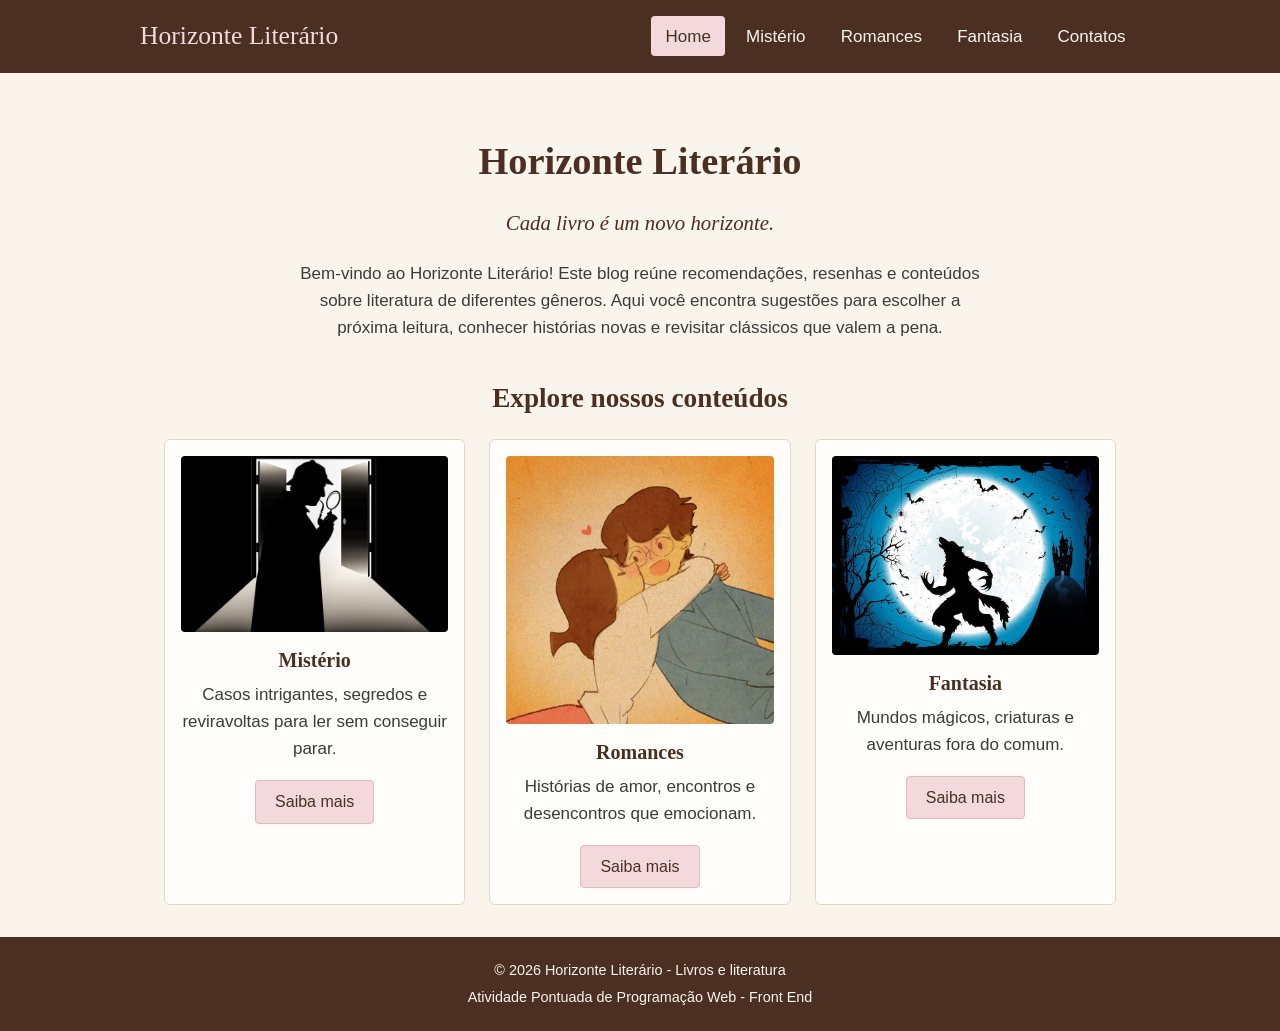
<file: index.html>
<!DOCTYPE html>
<html lang="pt-BR">
<head>
  <meta charset="UTF-8">
  <meta name="viewport" content="width=device-width, initial-scale=1.0">
  <title>Home | Horizonte Literário</title>
  <link rel="stylesheet" href="css/estilo.css">
</head>
<body>

  <header>
    <div class="topo">
      <p class="logo">Horizonte Literário</p>
      <nav>
        <ul>
          <li><a href="index.html" class="ativo">Home</a></li>
          <li><a href="misterio.html">Mistério</a></li>
          <li><a href="romances.html">Romances</a></li>
          <li><a href="fantasia.html">Fantasia</a></li>
          <li><a href="contatos.html">Contatos</a></li>
        </ul>
      </nav>
    </div>
  </header>

  <main>
    <section class="hero">
      <h1>Horizonte Literário</h1>
      <p class="frase">Cada livro é um novo horizonte.</p>
      <p>Bem-vindo ao Horizonte Literário! Este blog reúne recomendações, resenhas e conteúdos sobre literatura de diferentes gêneros. Aqui você encontra sugestões para escolher a próxima leitura, conhecer histórias novas e revisitar clássicos que valem a pena.</p>
    </section>

    <section>
      <h2>Explore nossos conteúdos</h2>
      <div class="grade">
        <article class="cartao">
          <a href="misterio.html"><img src="imagens/genero-misterio.jpg" alt="Ilustração de um detetive com uma lupa em preto e branco, representando os livros de mistério"></a>
          <h3>Mistério</h3>
          <p>Casos intrigantes, segredos e reviravoltas para ler sem conseguir parar.</p>
          <a class="botao" href="misterio.html">Saiba mais</a>
        </article>
        <article class="cartao">
          <a href="romances.html"><img src="imagens/genero-romance.jpg" alt="Ilustração de uma menina beijando o rosto de um menino, representando os romances"></a>
          <h3>Romances</h3>
          <p>Histórias de amor, encontros e desencontros que emocionam.</p>
          <a class="botao" href="romances.html">Saiba mais</a>
        </article>
        <article class="cartao">
          <a href="fantasia.html"><img src="imagens/genero-fantasia.jpg" alt="Ilustração de um lobisomem sob o o luar e morcegos ao redor, representando os livros de fantasia"></a>
          <h3>Fantasia</h3>
          <p>Mundos mágicos, criaturas e aventuras fora do comum.</p>
          <a class="botao" href="fantasia.html">Saiba mais</a>
        </article>
      </div>
    </section>
  </main>

  <footer>
    <p>&copy; 2026 Horizonte Literário - Livros e literatura</p>
    <p>Atividade Pontuada de Programação Web - Front End</p>
  </footer>

</body>
</html>
</file>
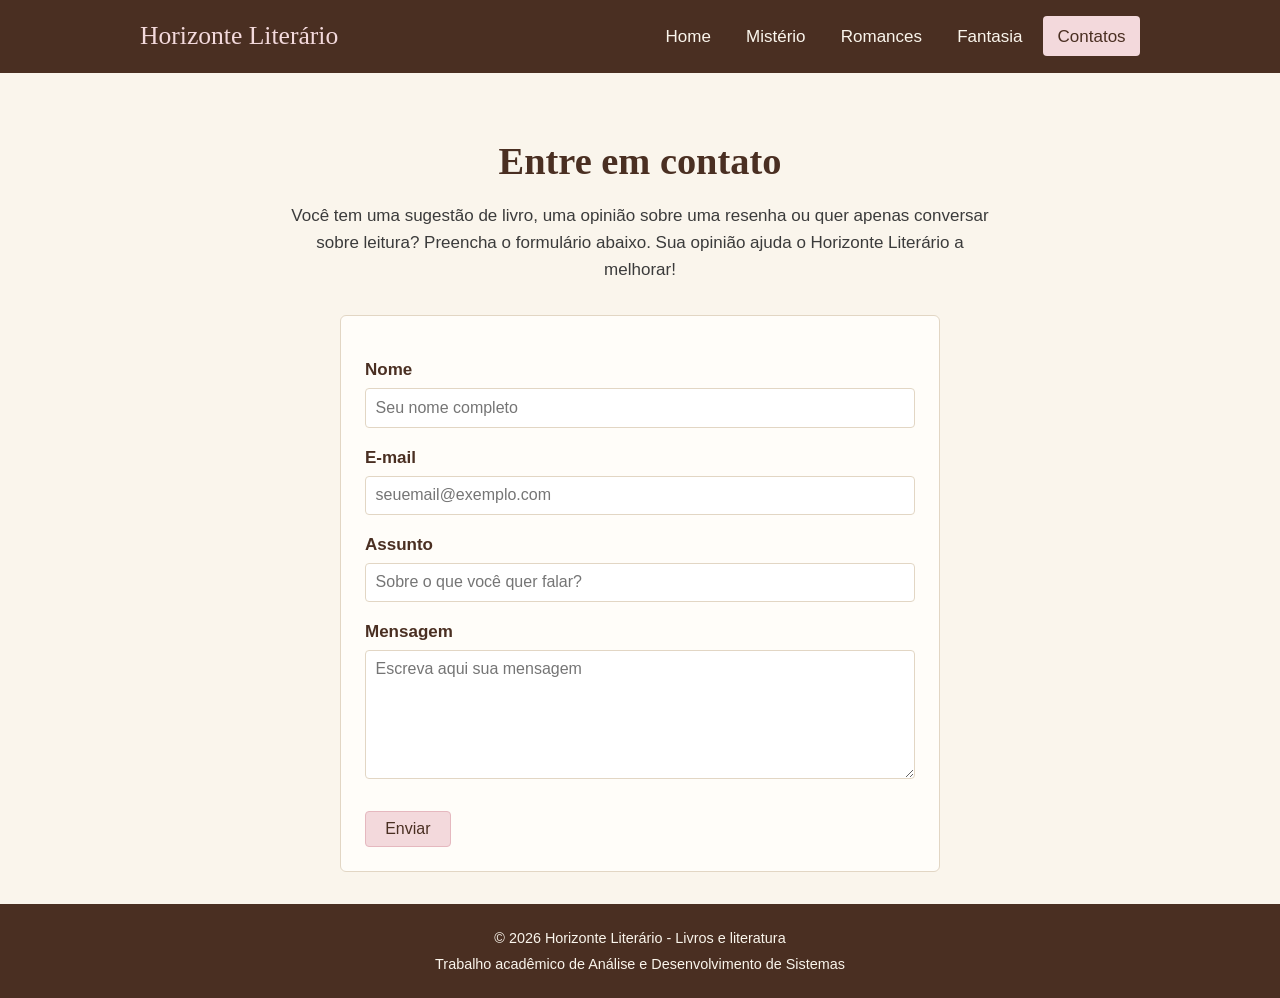
<file: contatos.html>
<!DOCTYPE html>
<html lang="pt-BR">
<head>
  <meta charset="UTF-8">
  <meta name="viewport" content="width=device-width, initial-scale=1.0">
  <title>Contatos | Horizonte Literário</title>
  <link rel="stylesheet" href="css/estilo.css">
</head>
<body>

  <header>
    <div class="topo">
      <p class="logo">Horizonte Literário</p>
      <nav>
        <ul>
          <li><a href="index.html">Home</a></li>
          <li><a href="misterio.html">Mistério</a></li>
          <li><a href="romances.html">Romances</a></li>
          <li><a href="fantasia.html">Fantasia</a></li>
          <li><a href="contatos.html" class="ativo">Contatos</a></li>
        </ul>
      </nav>
    </div>
  </header>

  <main>
    <section class="intro">
      <h1>Entre em contato</h1>
      <p>Você tem uma sugestão de livro, uma opinião sobre uma resenha ou quer apenas conversar sobre leitura? Preencha o formulário abaixo. Sua opinião ajuda o Horizonte Literário a melhorar!</p>
    </section>

    <section>
      <form class="formulario" action="#" method="post">
        <label for="nome">Nome</label>
        <input type="text" id="nome" name="nome" placeholder="Seu nome completo">

        <label for="email">E-mail</label>
        <input type="email" id="email" name="email" placeholder="seuemail@exemplo.com">

        <label for="assunto">Assunto</label>
        <input type="text" id="assunto" name="assunto" placeholder="Sobre o que você quer falar?">

        <label for="mensagem">Mensagem</label>
        <textarea id="mensagem" name="mensagem" rows="6" placeholder="Escreva aqui sua mensagem"></textarea>

        <button type="submit" class="botao">Enviar</button>
      </form>
    </section>
  </main>

  <footer>
    <p>&copy; 2026 Horizonte Literário - Livros e literatura</p>
    <p>Trabalho acadêmico de Análise e Desenvolvimento de Sistemas</p>
  </footer>

</body>
</html>
</file>
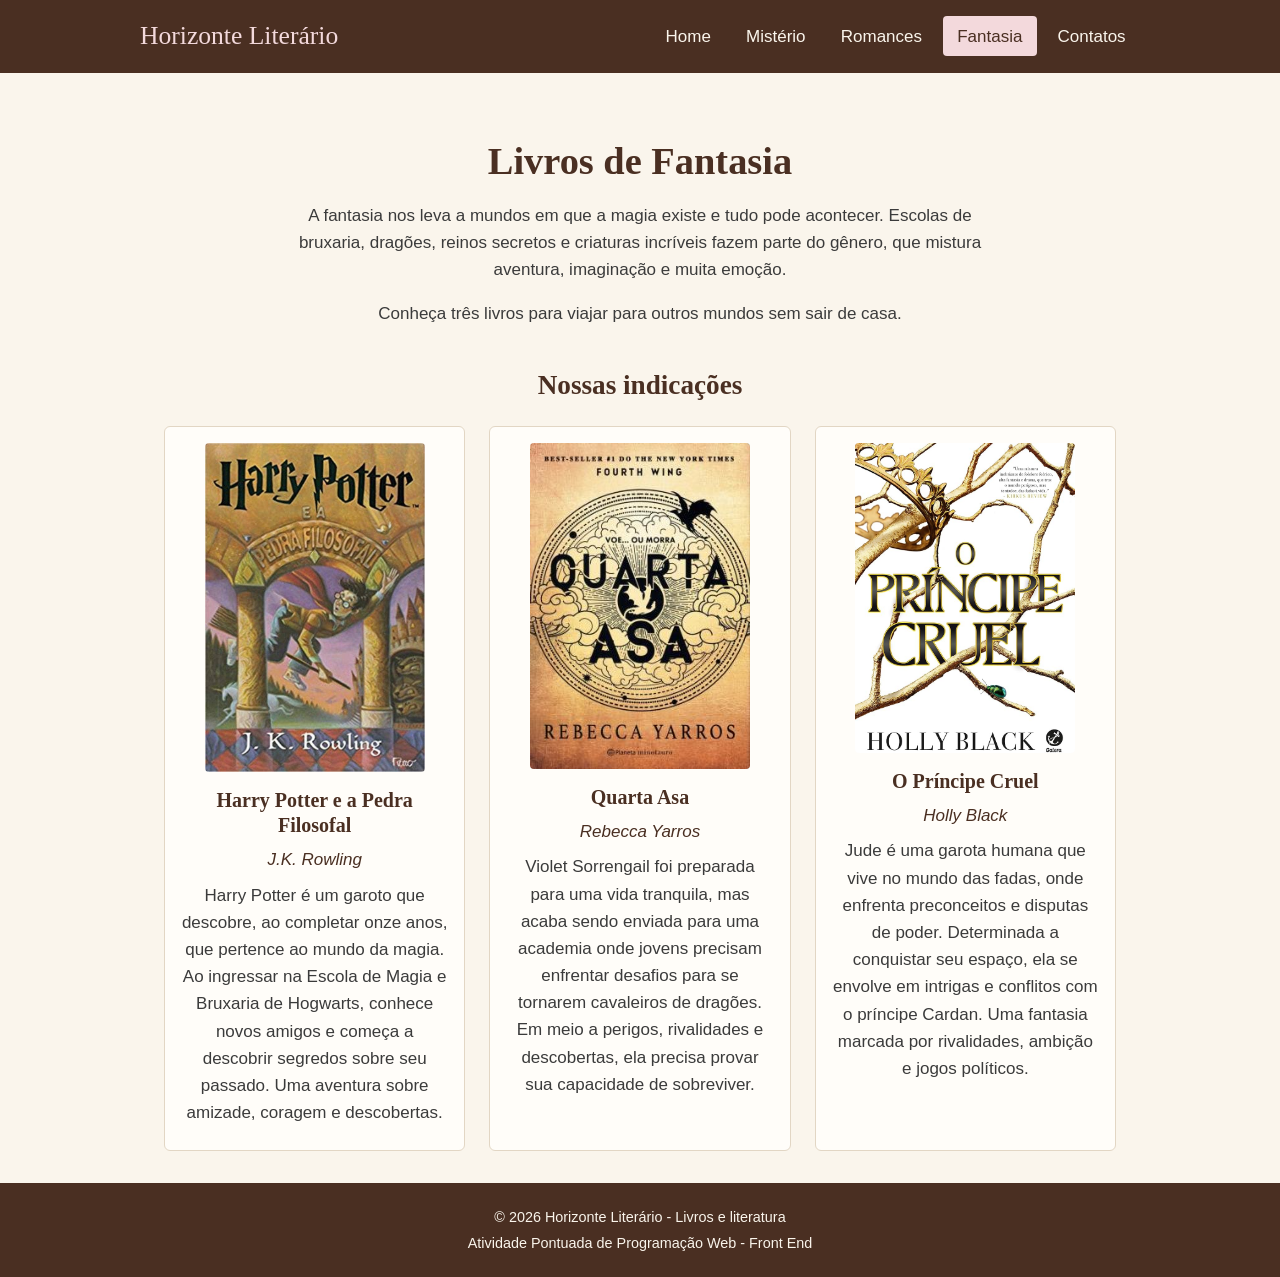
<file: fantasia.html>
<!DOCTYPE html>
<html lang="pt-BR">
<head>
  <meta charset="UTF-8">
  <meta name="viewport" content="width=device-width, initial-scale=1.0">
  <title>Livros de Fantasia | Horizonte Literário</title>
  <link rel="stylesheet" href="css/estilo.css">
</head>
<body>

  <header>
    <div class="topo">
      <p class="logo">Horizonte Literário</p>
      <nav>
        <ul>
          <li><a href="index.html">Home</a></li>
          <li><a href="misterio.html">Mistério</a></li>
          <li><a href="romances.html">Romances</a></li>
          <li><a href="fantasia.html" class="ativo">Fantasia</a></li>
          <li><a href="contatos.html">Contatos</a></li>
        </ul>
      </nav>
    </div>
  </header>

  <main>
    <section class="intro">
      <h1>Livros de Fantasia</h1>
      <p>A fantasia nos leva a mundos em que a magia existe e tudo pode acontecer. Escolas de bruxaria, dragões, reinos secretos e criaturas incríveis fazem parte do gênero, que mistura aventura, imaginação e muita emoção.</p>
      <p>Conheça três livros para viajar para outros mundos sem sair de casa.</p>
    </section>

    <section>
      <h2>Nossas indicações</h2>
      <div class="grade">
        <article class="cartao livro">
          <img src="imagens/capa-harry-potter.jpg" alt="Capa ilustrada do livro Harry Potter e a Pedra Filosofal. Ilustração colorida mostra Harry Potter voando em uma vassoura sob um arco de pedra dourado, esticando o braço para o alto. Ao fundo, um unicórnio corre à esquerda e o castelo de Hogwarts aparece à direita.">
          <h3>Harry Potter e a Pedra Filosofal</h3>
          <p class="autor">J.K. Rowling</p>
          <p>Harry Potter é um garoto que descobre, ao completar onze anos, que pertence ao mundo da magia. Ao ingressar na Escola de Magia e Bruxaria de Hogwarts, conhece novos amigos e começa a descobrir segredos sobre seu passado. Uma aventura sobre amizade, coragem e descobertas.</p>
        </article>
        <article class="cartao livro">
          <img src="imagens/capa-quarta-asa.jpg" alt="Capa ilustrada do livro Quarta Asa. Design geométrico com textura dourada envelhecida. No centro, há círculos concêntricos pretos com ilustrações de nuvens, raios de sol e a silhueta de dragões voando. No meio, lê-se o texto: Voe... ou morra.">
          <h3>Quarta Asa</h3>
          <p class="autor">Rebecca Yarros</p>
          <p>Violet Sorrengail foi preparada para uma vida tranquila, mas acaba sendo enviada para uma academia onde jovens precisam enfrentar desafios para se tornarem cavaleiros de dragões. Em meio a perigos, rivalidades e descobertas, ela precisa provar sua capacidade de sobreviver.</p>
        </article>
        <article class="cartao livro">
          <img src="imagens/capa-principe-cruel.jpg" alt="Capa ilustrada do livro O Príncipe Cruel. Fundo branco limpo, cruzado por galhos secos dourados e uma coroa de ouro inclinada no canto superior esquerdo. Há um pequeno besouro verde brilhante pousado em um dos galhos na parte inferior.">
          <h3>O Príncipe Cruel</h3>
          <p class="autor">Holly Black</p>
          <p>Jude é uma garota humana que vive no mundo das fadas, onde enfrenta preconceitos e disputas de poder. Determinada a conquistar seu espaço, ela se envolve em intrigas e conflitos com o príncipe Cardan. Uma fantasia marcada por rivalidades, ambição e jogos políticos.</p>
        </article>
      </div>
    </section>
  </main>

  <footer>
    <p>&copy; 2026 Horizonte Literário - Livros e literatura</p>
    <p>Atividade Pontuada de Programação Web - Front End</p>
  </footer>

</body>
</html>
</file>
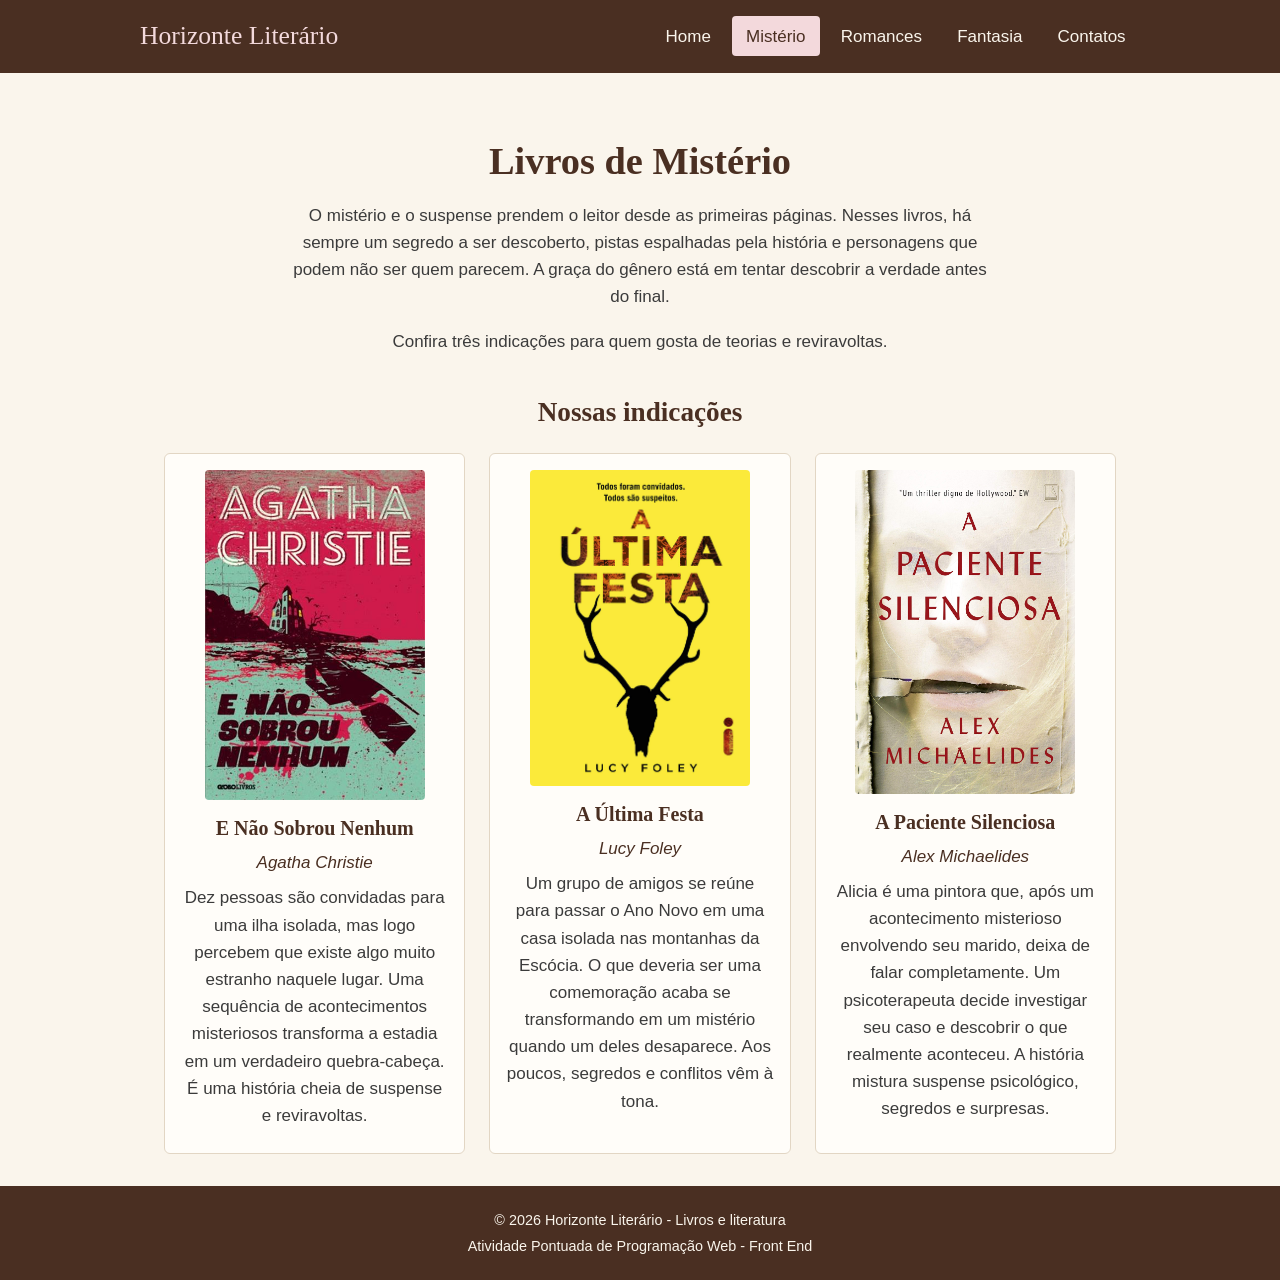
<file: misterio.html>
<!DOCTYPE html>
<html lang="pt-BR">
<head>
  <meta charset="UTF-8">
  <meta name="viewport" content="width=device-width, initial-scale=1.0">
  <title>Livros de Mistério | Horizonte Literário</title>
  <link rel="stylesheet" href="css/estilo.css">
</head>
<body>

  <header>
    <div class="topo">
      <p class="logo">Horizonte Literário</p>
      <nav>
        <ul>
          <li><a href="index.html">Home</a></li>
          <li><a href="misterio.html" class="ativo">Mistério</a></li>
          <li><a href="romances.html">Romances</a></li>
          <li><a href="fantasia.html">Fantasia</a></li>
          <li><a href="contatos.html">Contatos</a></li>
        </ul>
      </nav>
    </div>
  </header>

  <main>
    <section class="intro">
      <h1>Livros de Mistério</h1>
      <p>O mistério e o suspense prendem o leitor desde as primeiras páginas. Nesses livros, há sempre um segredo a ser descoberto, pistas espalhadas pela história e personagens que podem não ser quem parecem. A graça do gênero está em tentar descobrir a verdade antes do final.</p>
      <p>Confira três indicações para quem gosta de teorias e reviravoltas.</p>
    </section>

    <section>
      <h2>Nossas indicações</h2>
      <div class="grade">
        <article class="cartao livro">
          <img src="imagens/capa-nao-sobrou-nenhum.jpg" alt="Capa ilustrada do livro E Não Sobrou Nenhum. Arte em tons de rosa, preto e verde-água, ilustrando uma mansão sombria em uma ilha isolada.">
          <h3>E Não Sobrou Nenhum</h3>
          <p class="autor">Agatha Christie</p>
          <p>Dez pessoas são convidadas para uma ilha isolada, mas logo percebem que existe algo muito estranho naquele lugar. Uma sequência de acontecimentos misteriosos transforma a estadia em um verdadeiro quebra-cabeça. É uma história cheia de suspense e reviravoltas.</p>
        </article>
        <article class="cartao livro">
          <img src="imagens/capa-ultima-festa.jpg" alt="Capa ilustrada do livro A Última Festa. Fundo amarelo com a silhueta de galhadas de um cervo. No topo, o texto diz: Todos foram convidados. Todos são suspeitos.">
          <h3>A Última Festa</h3>
          <p class="autor">Lucy Foley</p>
          <p>Um grupo de amigos se reúne para passar o Ano Novo em uma casa isolada nas montanhas da Escócia. O que deveria ser uma comemoração acaba se transformando em um mistério quando um deles desaparece. Aos poucos, segredos e conflitos vêm à tona.</p>
        </article>
        <article class="cartao livro">
          <img src="imagens/capa-paciente-silenciosa.jpg" alt="Capa ilustrada do livro A Paciente Silenciosa. A imagem mostra o rosto desbotado de uma mulher sob uma textura que simula uma tela de pintura ou tecido rasgado na altura da boca.">
          <h3>A Paciente Silenciosa</h3>
          <p class="autor">Alex Michaelides</p>
          <p>Alicia é uma pintora que, após um acontecimento misterioso envolvendo seu marido, deixa de falar completamente. Um psicoterapeuta decide investigar seu caso e descobrir o que realmente aconteceu. A história mistura suspense psicológico, segredos e surpresas.</p>
        </article>
      </div>
    </section>
  </main>

  <footer>
    <p>&copy; 2026 Horizonte Literário - Livros e literatura</p>
    <p>Atividade Pontuada de Programação Web - Front End</p>
  </footer>

</body>
</html>
</file>
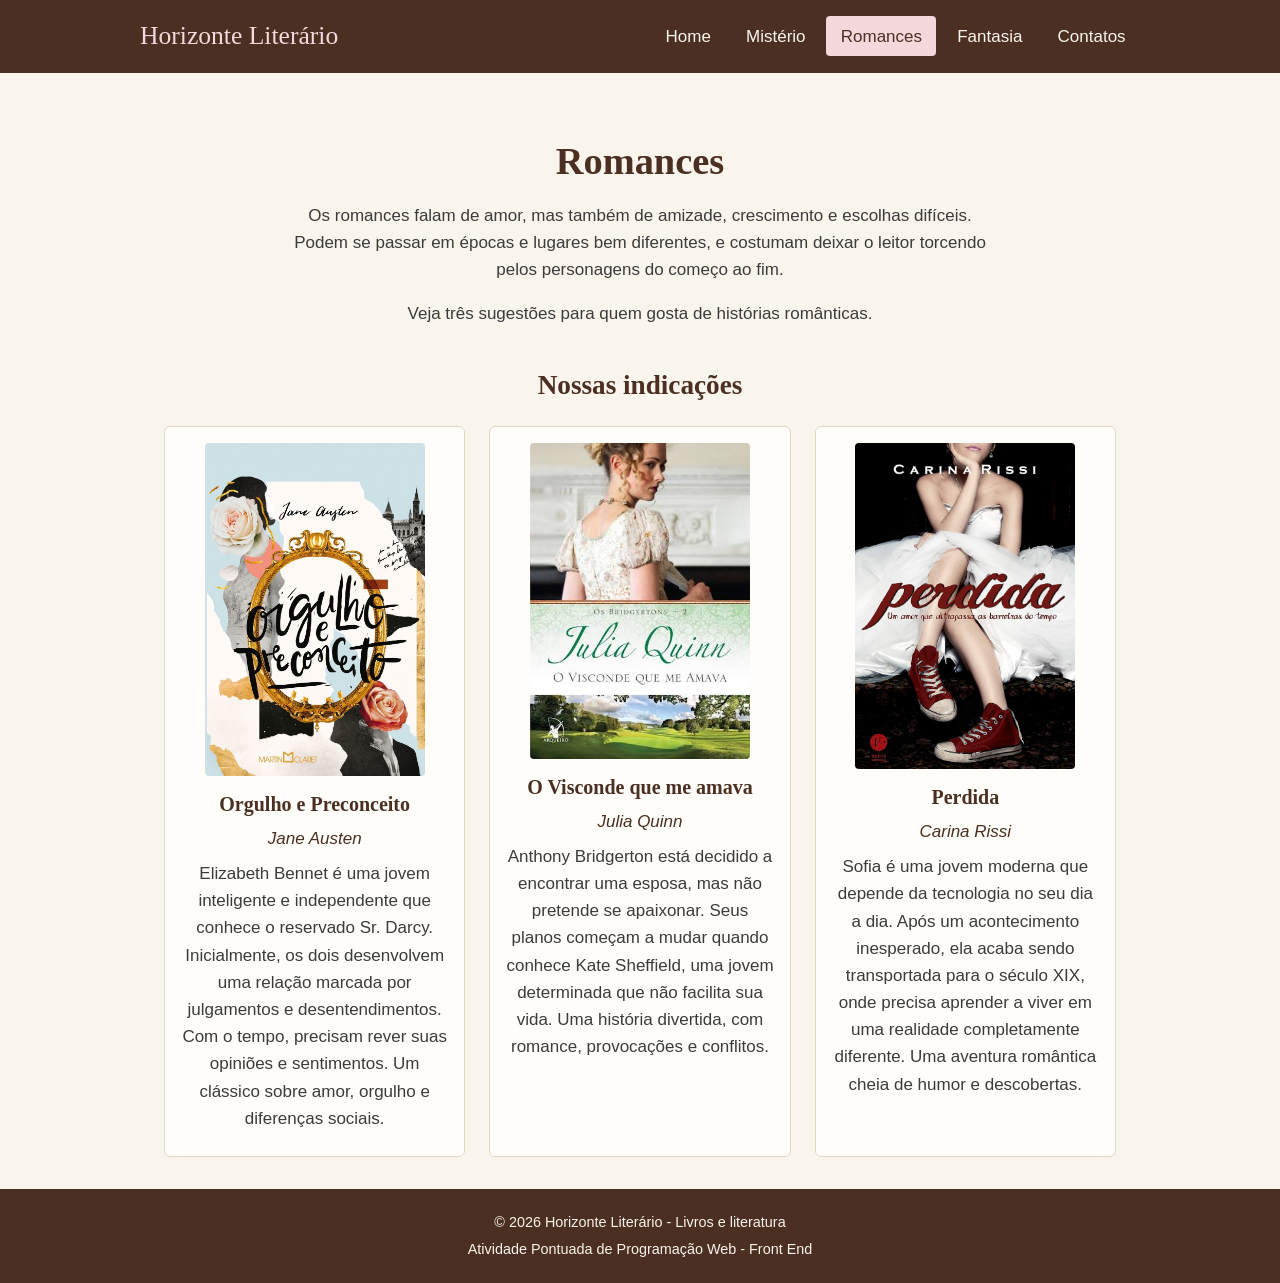
<file: romances.html>
<!DOCTYPE html>
<html lang="pt-BR">
<head>
  <meta charset="UTF-8">
  <meta name="viewport" content="width=device-width, initial-scale=1.0">
  <title>Romances | Horizonte Literário</title>
  <link rel="stylesheet" href="css/estilo.css">
</head>
<body>

  <header>
    <div class="topo">
      <p class="logo">Horizonte Literário</p>
      <nav>
        <ul>
          <li><a href="index.html">Home</a></li>
          <li><a href="misterio.html">Mistério</a></li>
          <li><a href="romances.html" class="ativo">Romances</a></li>
          <li><a href="fantasia.html">Fantasia</a></li>
          <li><a href="contatos.html">Contatos</a></li>
        </ul>
      </nav>
    </div>
  </header>

  <main>
    <section class="intro">
      <h1>Romances</h1>
      <p>Os romances falam de amor, mas também de amizade, crescimento e escolhas difíceis. Podem se passar em épocas e lugares bem diferentes, e costumam deixar o leitor torcendo pelos personagens do começo ao fim.</p>
      <p>Veja três sugestões para quem gosta de histórias românticas.</p>
    </section>

    <section>
      <h2>Nossas indicações</h2>
      <div class="grade">
        <article class="cartao livro">
          <img src="imagens/capa-orgulho-preconceito.jpg" alt="Capa ilustrada do livro Orgulho e Preconceito, com uma moldura, rosas e um fundo branco, azul e rosa">
          <h3>Orgulho e Preconceito</h3>
          <p class="autor">Jane Austen</p>
          <p>Elizabeth Bennet é uma jovem inteligente e independente que conhece o reservado Sr. Darcy. Inicialmente, os dois desenvolvem uma relação marcada por julgamentos e desentendimentos. Com o tempo, precisam rever suas opiniões e sentimentos. Um clássico sobre amor, orgulho e diferenças sociais.</p>
        </article>
        <article class="cartao livro">
          <img src="imagens/capa-visconde.jpg" alt="Capa ilustrada do livro O Visconde que me amava, com um mulher loira e uma paisagem">
          <h3>O Visconde que me amava</h3>
          <p class="autor">Julia Quinn</p>
          <p>Anthony Bridgerton está decidido a encontrar uma esposa, mas não pretende se apaixonar. Seus planos começam a mudar quando conhece Kate Sheffield, uma jovem determinada que não facilita sua vida. Uma história divertida, com romance, provocações e conflitos.</p>
        </article>
        <article class="cartao livro">
          <img src="imagens/capa-perdida.jpg" alt="Capa ilustrada do livro Perdida, com uma mulher vestida de noiva usando tenis all star vermelhos">
          <h3>Perdida</h3>
          <p class="autor">Carina Rissi</p>
          <p>Sofia é uma jovem moderna que depende da tecnologia no seu dia a dia. Após um acontecimento inesperado, ela acaba sendo transportada para o século XIX, onde precisa aprender a viver em uma realidade completamente diferente. Uma aventura romântica cheia de humor e descobertas.</p>
        </article>
      </div>
    </section>
  </main>

  <footer>
    <p>&copy; 2026 Horizonte Literário - Livros e literatura</p>
    <p>Atividade Pontuada de Programação Web - Front End</p>
  </footer>

</body>
</html>
</file>
<file: css/estilo.css>
/* ==========================================
   Horizonte Literário - estilo.css
   Um único CSS usado pelas cinco páginas
   ========================================== */

/* ----- Cores do site (variáveis) ----- */
:root {
  --fundo: #faf5ec;        /* bege claro */
  --marrom: #4a2f22;       /* marrom escuro */
  --rosa: #f3d9dc;         /* rosa claro */
  --rosa-escuro: #e5b8bf;  /* rosa para o efeito hover */
  --texto: #3b3b3b;
  --cartao: #fffdf9;
  --borda: #e2d6c4;
}

/* ----- Configurações gerais ----- */
* {
  box-sizing: border-box;
}

body {
  margin: 0;
  background-color: var(--fundo);
  color: var(--texto);
  font-family: Arial, Helvetica, sans-serif;
  font-size: 17px;
  line-height: 1.6;
}

h1, h2, h3 {
  font-family: Georgia, "Times New Roman", serif;
  color: var(--marrom);
  line-height: 1.25;
}

h1 { font-size: 2.4rem; margin-bottom: 0.5rem; }
h2 { font-size: 1.7rem; text-align: center; margin: 2.5rem 0 1.5rem; }
h3 { font-size: 1.25rem; margin: 1rem 0 0.2rem; }

img {
  max-width: 100%;
  display: block;
}

/* ----- Cabeçalho e menu ----- */
header {
  background-color: var(--marrom);
  padding: 1rem 1.5rem;
}

.topo {
  max-width: 1000px;
  margin: 0 auto;
  display: flex;
  justify-content: space-between;
  align-items: center;
  flex-wrap: wrap;
  gap: 0.8rem;
}

.logo {
  margin: 0;
  font-family: Georgia, "Times New Roman", serif;
  font-size: 1.6rem;
  color: var(--rosa);
}

nav ul {
  list-style: none;
  margin: 0;
  padding: 0;
  display: flex;
  flex-wrap: wrap;
  gap: 0.4rem;
}

nav a {
  display: block;
  padding: 0.4rem 0.9rem;
  color: var(--fundo);
  text-decoration: none;
  border-radius: 4px;
}

nav a:hover,
nav a.ativo {
  background-color: var(--rosa);
  color: var(--marrom);
}

/* ----- Conteúdo principal ----- */
main {
  max-width: 1000px;
  margin: 0 auto;
  padding: 2rem 1.5rem;
}

.hero,
.intro {
  text-align: center;
  max-width: 700px;
  margin: 0 auto;
}

.frase {
  font-family: Georgia, "Times New Roman", serif;
  font-size: 1.3rem;
  font-style: italic;
  color: var(--marrom);
}

/* ----- Cartões (grade de 3 colunas) ----- */
.grade {
  display: grid;
  grid-template-columns: repeat(3, 1fr);
  gap: 1.5rem;
}

.cartao {
  background-color: var(--cartao);
  border: 1px solid var(--borda);
  border-radius: 6px;
  padding: 1rem;
  text-align: center;
}

.cartao img {
  width: 100%;
  height: auto;
  border-radius: 4px;
  margin: 0 auto;
}

.cartao p {
  margin: 0.5rem 0;
}

/* Cartões dos livros: a capa não precisa ocupar toda a largura */
.livro img {
  max-width: 220px;
}

.autor {
  font-style: italic;
  color: var(--marrom);
}

/* ----- Botões ----- */
.botao {
  display: inline-block;
  margin-top: 0.6rem;
  padding: 0.5rem 1.2rem;
  background-color: var(--rosa);
  color: var(--marrom);
  border: 1px solid var(--rosa-escuro);
  border-radius: 4px;
  font-size: 1rem;
  text-decoration: none;
  cursor: pointer;
}

.botao:hover {
  background-color: var(--rosa-escuro);
}

/* ----- Formulário de contato ----- */
.formulario {
  max-width: 600px;
  margin: 2rem auto 0;
  padding: 1.5rem;
  background-color: var(--cartao);
  border: 1px solid var(--borda);
  border-radius: 6px;
}

.formulario label {
  display: block;
  margin-top: 1rem;
  font-weight: bold;
  color: var(--marrom);
}

.formulario input,
.formulario textarea {
  width: 100%;
  margin-top: 0.3rem;
  padding: 0.6rem;
  border: 1px solid var(--borda);
  border-radius: 4px;
  font-family: inherit;
  font-size: 1rem;
}

.formulario input:focus,
.formulario textarea:focus {
  outline: 2px solid var(--rosa-escuro);
}

.formulario .botao {
  margin-top: 1.5rem;
}

/* ----- Rodapé ----- */
footer {
  background-color: var(--marrom);
  color: var(--fundo);
  text-align: center;
  padding: 1.2rem;
  font-size: 0.9rem;
}

footer p {
  margin: 0.2rem 0;
}

/* ----- Telas menores (celulares e tablets) ----- */
@media (max-width: 800px) {
  .grade {
    grid-template-columns: 1fr;
  }

  .topo {
    justify-content: center;
    text-align: center;
  }

  nav ul {
    justify-content: center;
  }

  h1 { font-size: 2rem; }
}
</file>
